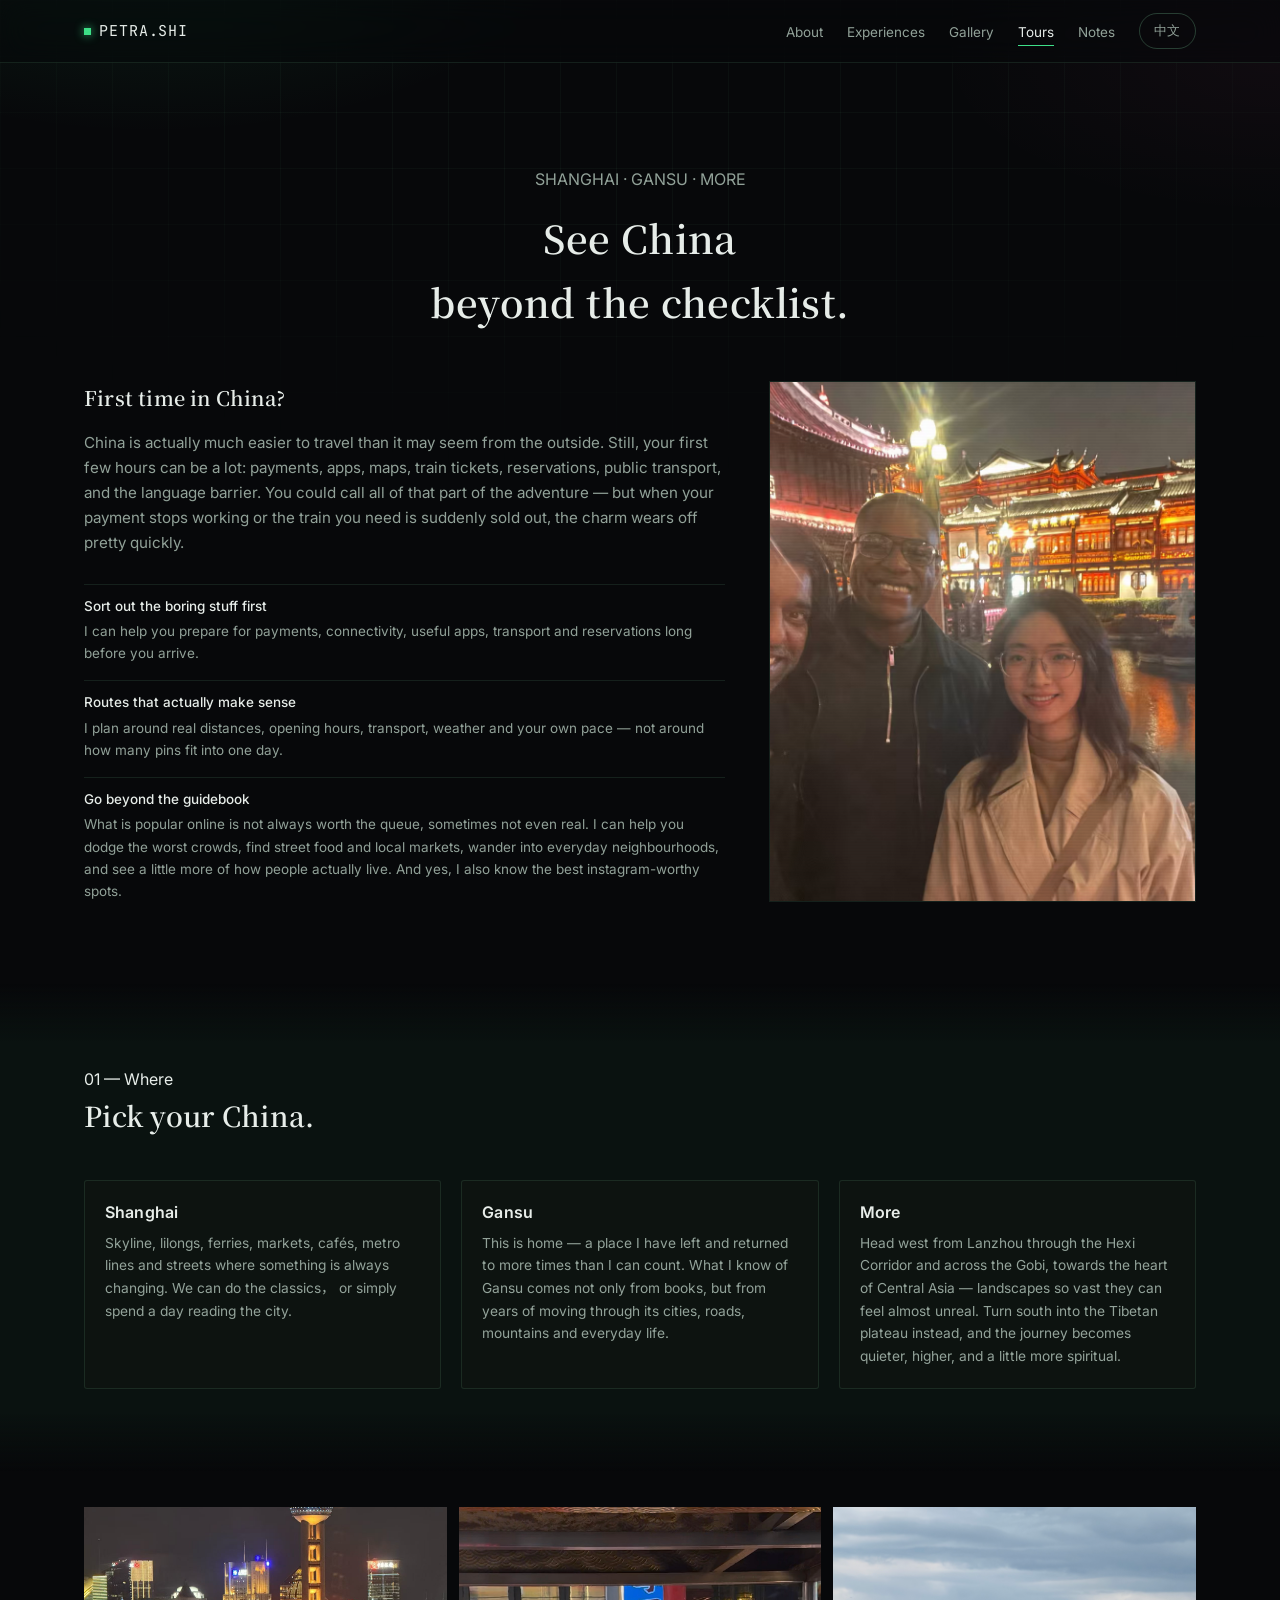
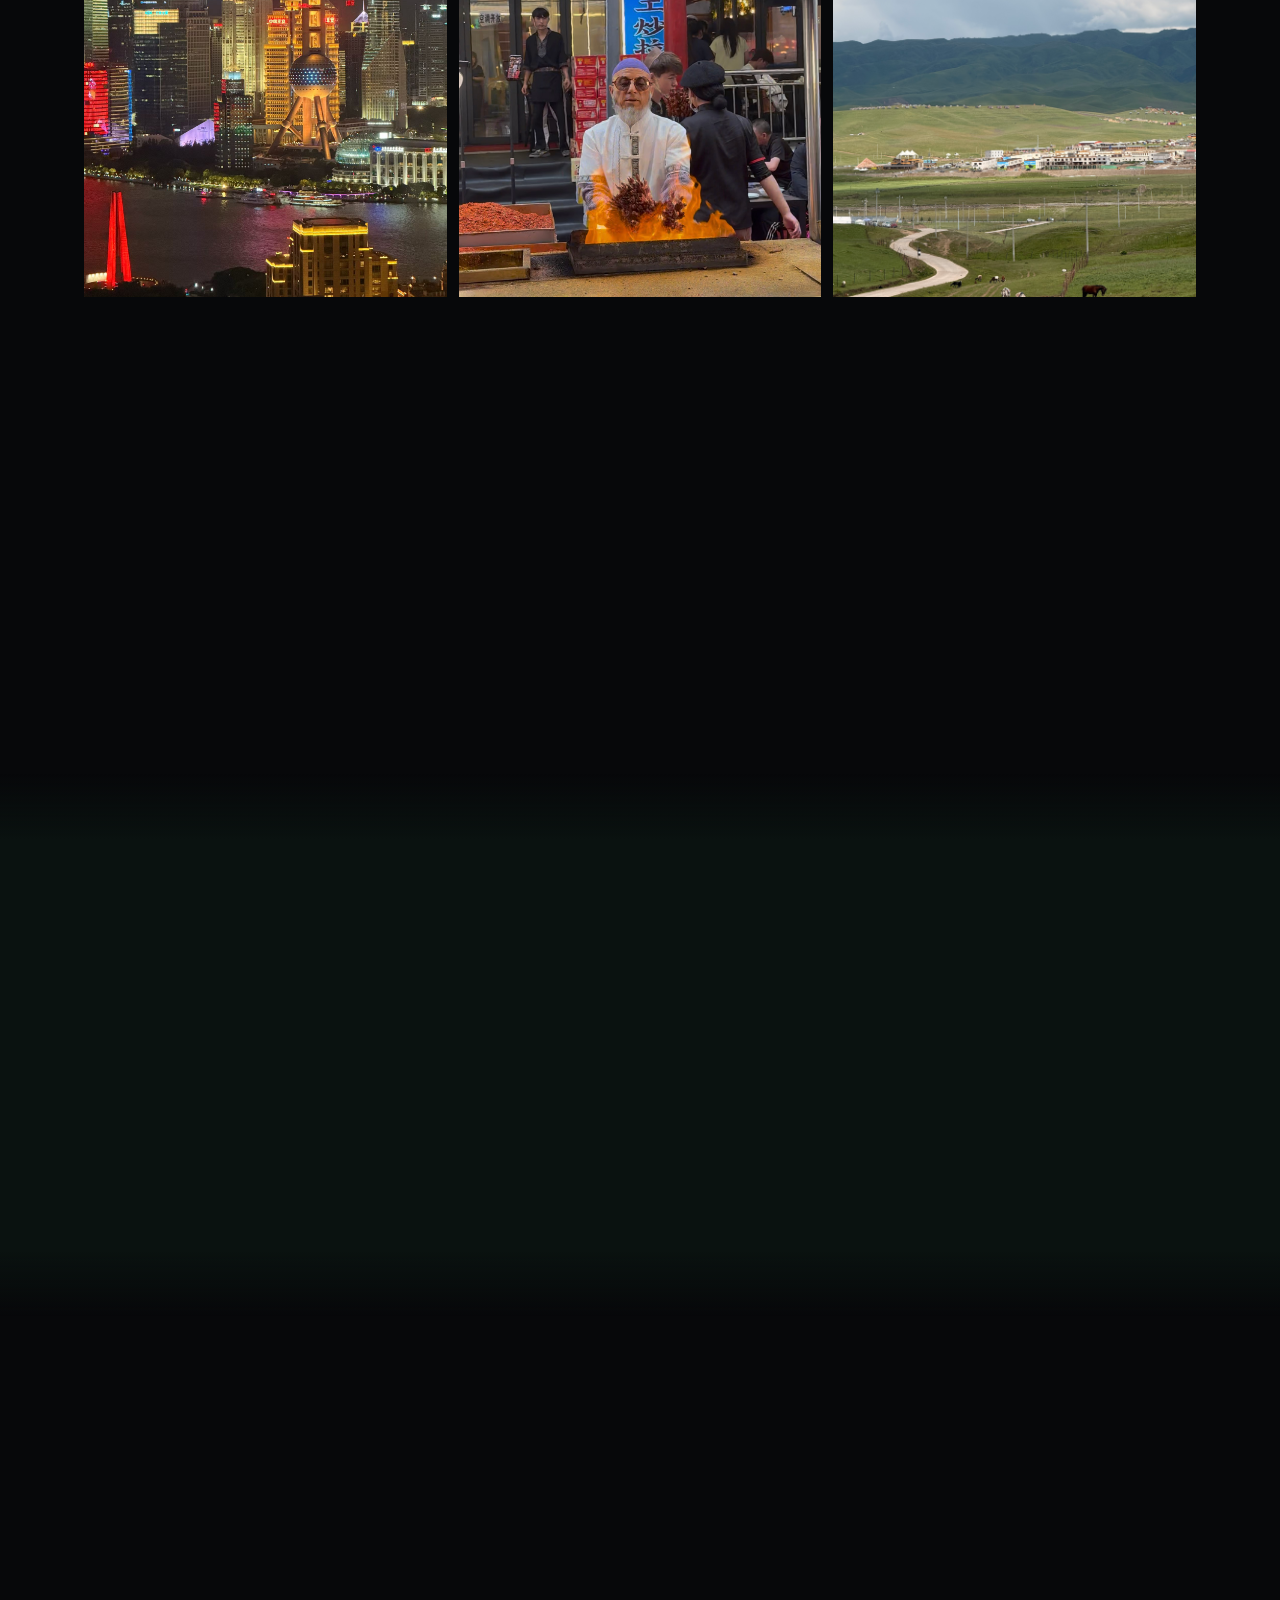
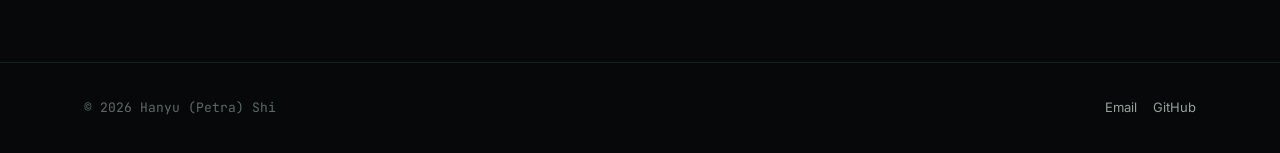
<file: tour.html>
<!DOCTYPE html>
<html lang="en" data-lang="en">
<head>
<meta charset="UTF-8">
<meta name="viewport" content="width=device-width, initial-scale=1">

<link rel="icon" href="assets/images/avatar_128x128.png">

<meta
  name="description"
  content="English-language private tours and trip planning in Shanghai, Gansu and beyond for international visitors to China."
>

<title
  data-en="China Tours — Shanghai, Gansu & More | Hanyu (Petra) Shi"
  data-zh="中国导览 — 上海、甘肃与更多 | 石涵玉"
>
  China Tours — Petra Shi
</title>

<link rel="preconnect" href="https://fonts.googleapis.com">
<link
  href="https://fonts.googleapis.com/css2?family=Inter:wght@400;500;600&family=Noto+Serif+SC:wght@500;600&family=Noto+Sans+SC:wght@400;500&family=JetBrains+Mono:wght@400;500&family=Press+Start+2P&display=swap"
  rel="stylesheet"
>

<link rel="stylesheet" href="css/style.css">
</head>

<body>

<div class="scanlines"></div>


<!-- ═══════════════════════════════
     NAV
════════════════════════════════ -->

<nav class="site-nav">
  <div class="container">

    <a href="index.html" class="brand">
      <span class="dot"></span>PETRA.SHI
    </a>

    <ul class="nav-links">

      <li>
        <a href="index.html#about" lang-en>About</a>
        <a href="index.html#about" lang-zh>关于我</a>
      </li>

      <li>
        <a href="index.html#projects" lang-en>Experiences</a>
        <a href="index.html#projects" lang-zh>在校经历</a>
      </li>

      <li>
        <a href="index.html#map" lang-en>Gallery</a>
        <a href="index.html#map" lang-zh>照片墙</a>
      </li>

      <li>
        <a href="tour.html" class="active" lang-en>Tours</a>
        <a href="tour.html" class="active" lang-zh>导游</a>
      </li>

      <li>
        <a href="notes.html" lang-en>Notes</a>
        <a href="notes.html" lang-zh>笔记</a>
      </li>

      <li>
        <button class="lang-toggle" type="button">中文</button>
      </li>

    </ul>

    <button class="nav-toggle" aria-label="Menu">
      <span></span>
    </button>

  </div>
</nav>


<main>


<!-- ═══════════════════════════════
     HERO
════════════════════════════════ -->

<section class="page-hero" style="padding-bottom:0">
  <div class="container">

    <p lang-en style="margin-bottom:14px">
      SHANGHAI · GANSU · MORE
    </p>

    <p lang-zh style="margin-bottom:14px">
      上海 · 甘肃 · 周边
    </p>

    <h1 lang-en>See China<br>beyond the checklist.</h1>
    <h1 lang-zh>不止打卡。</h1>


  </div>
</section>



<!-- ═══════════════════════════════
     FIRST TIME IN CHINA
════════════════════════════════ -->
<section style="padding-top:48px"> 
 
  <div class="container split" data-reveal
       style="display:grid;grid-template-columns:minmax(0,3fr) minmax(0,2fr);"> 
 
    <div class="copy"> 
 
      <h3 lang-en>First time in China?</h3> 
      <h3 lang-zh>第一次来中国？</h3> 
 
      <p lang-en style="margin-top:16px"> 
        China is actually much easier to travel than it may seem from the outside. 
        Still, your first few hours can be a lot: 
        payments, apps, maps, train tickets, reservations, public transport, 
        and the language barrier. You could call all of that part of the adventure 
        — but when your payment stops working or the train you need is suddenly sold out, 
        the charm wears off pretty quickly.
      </p> 
 
      <p lang-zh style="margin-top:16px"> 
        中国其实比想象中容易旅行，但第一次落地时，支付、App、地图、火车票、预约、公共交通和语言障碍，
        还是很容易让人抓狂。你当然可以说这些小插曲也是旅行体验的一部分。
        但真出问题的时候，实在影响心情。 
      </p> 
 
      <ul class="meta-list" style="margin-top:28px"> 
 
        <li> 
          <b lang-en>Sort out the boring stuff first</b> 
          <b lang-zh>先把麻烦事解决掉</b> 
 
          <span lang-en> 
            I can help you prepare for payments, connectivity, useful apps, 
            transport and reservations long before you arrive. 
          </span> 
 
          <span lang-zh> 
            找个帮手，在出发前一个月就帮你确认支付、网络、常用 App、交通与预约方式，
            免得落地以后才发现寸步难行。
          </span> 
        </li> 
 
        <li> 
          <b lang-en>Routes that actually make sense</b> 
          <b lang-zh>路线首先要走得通</b> 
 
          <span lang-en> 
            I plan around real distances, opening hours, transport, 
            weather and your own pace — not around how many pins fit into one day. 
          </span> 
 
          <span lang-zh> 
            根据真实距离、开放时间、交通、天气和你的旅行节奏规划， 
            而不是一天塞进多少个景点。 
          </span> 
        </li> 
 
        <li> 
          <b lang-en>Go beyond the guidebook</b> 
          <b lang-zh>攻略之外</b> 
 
          <span lang-en> 
            What is popular online is not always worth the queue, sometimes not even real. 
            I can help you dodge the worst crowds, find street food and local markets, 
            wander into everyday neighbourhoods, and see a little more of how people actually live. 
            And yes, I also know the best instagram-worthy spots.
          </span> 
 
          <span lang-zh> 
            网上最热门的不一定最好，甚至不一定是真的；熟悉当地的人可以帮你避开人山人海，
            也带你去吃 street food、逛市场、钻进街头巷尾看看普通人的日常。
            当然，也知道哪些机位最出片。
          </span> 
        </li> 
 
      </ul> 
 
    </div> 
 
    <div class="visual" style="width:100%;height:100%;"> 
      <img 
        src="assets/images/guide2.jpg" 
        alt="Yuyuan Garden, Shanghai"
        style="width:100%;height:100%;object-fit:cover;"
      > 
    </div> 
 
  </div> 
 
</section>



<!-- ═══════════════════════════════
     DESTINATIONS
════════════════════════════════ -->

<section class="section-alt">

  <div class="container">

    <div class="section-head" data-reveal>

      <span class="section-num">
        01 —
        <span lang-en>Where</span>
        <span lang-zh>去哪里</span>
      </span>

      <h2 lang-en>Pick your China.</h2>
      <h2 lang-zh>选择你的中国。</h2>

    </div>



    <div class="card-grid" data-reveal>


      <!-- Shanghai -->
      <div class="proj-card">

        <div class="body">

          <h4 lang-en>Shanghai</h4>
          <h4 lang-zh>上海</h4>

          <p lang-en>
            Skyline, lilongs, ferries, markets, cafés, metro lines and streets
            where something is always changing.
            We can do the classics， or simply spend a day reading the city.
          </p>

          <p lang-zh>
            天际线、里弄、轮渡、市集、咖啡馆、地铁，快节奏的城市。
            可以特种兵式打卡著名景点，也可以慢慢感受老城区每一条街道。
          </p>

        </div>

      </div>



      <!-- Gansu -->
      <div class="proj-card">

        <div class="body">

          <h4 lang-en>Gansu</h4>
          <h4 lang-zh>甘肃</h4>

          <p lang-en>
            This is home — a place I have left and returned to more times than I can count.
            What I know of Gansu comes not only from books, but from years of moving through its cities, roads, mountains and everyday life.
          </p>

          <p lang-zh>
            这是我的家，也是我无数次离开、又无数次回去的地方。
            我对甘肃的了解不只来自书本，也来自这些年真正走过的城市、道路、山河与日常。
          </p>

        </div>

      </div>



      <!-- More -->
      <div class="proj-card">

        <div class="body">

          <h4 lang-en>More</h4>
          <h4 lang-zh>甘肃周边</h4>

          <p lang-en>
            Head west from Lanzhou through the Hexi Corridor and across the Gobi,
            towards the heart of Central Asia — landscapes so vast they can feel almost unreal.
            Turn south into the Tibetan plateau instead, and the journey becomes quieter, higher,
            and a little more spiritual.
          </p>

          <p lang-zh>
            从兰州向西，穿过河西走廊与戈壁滩，走向中亚腹地，
            是近乎不似人间的广袤壮美；向南进入高原藏地，
            山川、寺院与漫长的道路，一场人文与灵性之旅。
          </p>

        </div>

      </div>

      </div>

    </div>

  </div>

</section>



<!-- ═══════════════════════════════
     PHOTO STRIP · 1 × 3
════════════════════════════════ -->

<section style="padding-top:36px;padding-bottom:36px">

  <div class="container" data-reveal>

    <div
      style="
        display:grid;
        grid-template-columns:repeat(3,1fr);
        gap:12px;
      "
    >

      <img
        src="assets/images/shanghai.jpg"
        alt="Shanghai"
        style="
          width:100%;
          height:390px;
          object-fit:cover;
          display:block;
        "
      >

      <img
        src="assets/images/lanzhou.jpg"
        alt="Lanzhou"
        style="
          width:100%;
          height:390px;
          object-fit:cover;
          display:block;
        "
      >

      <img
        src="assets/images/xiahe.jpg"
        alt="Gansu"
        style="
          width:100%;
          height:390px;
          object-fit:cover;
          display:block;
        "
      >

    </div>

  </div>

</section>



<!-- ═══════════════════════════════
     HOW I GUIDE
════════════════════════════════ -->

<section>

  <div class="container">

    <div class="section-head" data-reveal>

      <span class="section-num">
        02 —
        <span lang-en>How</span>
        <span lang-zh>怎么玩</span>
      </span>

      <h2 lang-en>Travel your way.</h2>
      <h2 lang-zh>想怎么走就怎么走。</h2>

    </div>


    <div class="card-grid" data-reveal>


      <div class="proj-card">
        <div class="body">

          <h4 lang-en>Transit Highlights</h4>
          <h4 lang-zh>过境精华游</h4>

          <p lang-en>
            Short on time? A compact route through the essentials, planned around your arrival, departure and pace.
          </p>

          <p lang-zh>
            时间有限，只看最值得看的。根据抵离时间与节奏，安排紧凑但不慌乱的精华路线。
          </p>

        </div>
      </div>


      <div class="proj-card">
        <div class="body">

          <h4 lang-en>Local &amp; Slow</h4>
          <h4 lang-zh>公交深度游</h4>

          <p lang-en>
            Metro, buses and plenty of walking — a lower-cost way to explore neighbourhoods, markets, food and everyday life.
          </p>

          <p lang-zh>
            地铁、公交和步行，用更低的预算走进街区、市集、食物与城市日常。
          </p>

        </div>
      </div>


<div class="proj-card">
  <div class="body">

    <h4 lang-en>Fully Tailored</h4>
    <h4 lang-zh>完全定制</h4>

    <p lang-en>
      You can start planning with me months before your trip, or keep me on hand for remote support along the way — with quick replies whenever you need help.
    </p>

    <p lang-zh>
      你可以在出发前半年就开始咨询！如果你想solo trip，我也可以全程远程在线提供支持。秒回！
    </p>

  </div>
</div>


    </div>

  </div>

</section>



<!-- ═══════════════════════════════
     REVIEWS
════════════════════════════════ -->

<section class="section-alt">

  <div class="container">

    <div class="section-head" data-reveal>

      <span class="section-num">
        03 —
        <span lang-en>Reviews</span>
        <span lang-zh>过往好评</span>
      </span>

      <h2 lang-en>From previous travellers</h2>

    </div>



<div class="review-grid" data-reveal>


  <!-- kT -->
  <div class="review-card">

    <p lang-en>
      “Petra was an awesome guide. She has a wealth of knowledge on history
      and the older buildings. She was a great help before arriving in Shanghai
      and had prompt responses to all queries before and after the meeting.”
    </p>

    <p lang-zh>
      “Petra 是一位非常棒的向导，对历史和老建筑了解很多。
      在我抵达上海之前她就帮了很大的忙，
      无论见面前后，对各种问题的回复都非常及时。”
    </p>

    <div class="review-who">
      <img src="assets/images/kt.jpg" alt="kT">
      <div>
        <b>kT</b>
        <span>Melbourne · Apr 2024</span>
      </div>
    </div>

  </div>


  <!-- Jagadish -->
  <div class="review-card">

    <p lang-en>
      “Apart from taking me around the places in Shanghai, she advised and
      suggested preliminary travel requirements on arrival to China...
      I preferred to take local transport like metro &amp; bus and she
      conveniently helped in hopping on these.
      I would definitely recommend a day outing with Petra.”
    </p>

    <p lang-zh>
      “除了带我游览上海，她还提前告诉了我抵达中国时需要准备的旅行事项。
      我希望尽量乘坐地铁和公交，她也很好地帮我解决了这些出行问题。
      如果你来上海，我非常推荐和 Petra 一起出去走一天。”
    </p>

    <div class="review-who">
      <img src="assets/images/jagadish.jpg" alt="Jagadish">
      <div>
        <b>Jagadish</b>
        <span>Hyderabad · Apr 2024</span>
      </div>
    </div>

  </div>


  <!-- Olesia -->
  <div class="review-card">

    <p lang-en>
      “We had great time together with Petra — she showed us Chinese garden,
      local market and explained a lot about culture, traditions, people…
      She is very positive lady and we had great time together!”
    </p>

    <p lang-zh>
      “我们和 Petra 度过了很愉快的一天——她带我们去了中式园林和本地市集，
      也讲了很多关于文化、传统和当地人的事情。
      和她一起旅行非常开心！”
    </p>

    <div class="review-who">
      <img src="assets/images/olesia.jpg" alt="Olesia Burak">
      <div>
        <b>Olesia</b>
        <span>Budapest · Mar 2024</span>
      </div>
    </div>

  </div>


</div>

    </div>

  </div>

</section>



<!-- ═══════════════════════════════
     BACK SOON
════════════════════════════════ -->

<!-- ═══════════════════════════════
     CONTACT
════════════════════════════════ -->

<!-- ═══════════════════════════════
     CONTACT
════════════════════════════════ -->

<section>

  <div class="container" style="text-align:center;">

    <div
      class="section-head"
      data-reveal
      style="
        width:100%;
        max-width:none;
        margin-left:auto;
        margin-right:auto;
        text-align:center;
        align-items:center;
      "
    >

      <h2
        lang-en
        style="
          display:block;
          width:100%;
          margin-left:auto;
          margin-right:auto;
          text-align:center;
        "
      >
        Contact & Book 
      </h2>

      <h2
        lang-zh
        style="
          display:block;
          width:100%;
          margin-left:auto;
          margin-right:auto;
          text-align:center;
        "
      >
        联系
      </h2>

    </div>

    <div
      class="proj-card"
      data-reveal
      style="
        max-width:520px;
        margin:32px auto 0;
        text-align:center;
      "
    >
      <div class="body" style="text-align:center;">

        <h4 lang-en style="text-align:center;">Back soon.</h4>
        <h4 lang-zh style="text-align:center;">很快回来。</h4>

        <p lang-en style="text-align:center;">
          Tours are currently on pause as I'm abroad.
        </p>

        <p lang-zh style="text-align:center;">
          不知道什么时候重新开始啊。
        </p>

      </div>
    </div>

  </div>

</section>


</main>



<!-- ═══════════════════════════════
     FOOTER
════════════════════════════════ -->

<footer>

  <div class="container">

    <p>
      © <span id="year"></span>
      <span lang-en>Hanyu (Petra) Shi</span>
      <span lang-zh>石涵玉</span>
    </p>

    <div class="socials">

      <a href="mailto:petra.hanyu.shi@outlook.com">Email</a>


      <a
        href="https://github.com/Stiffeel"
        target="_blank"
        rel="noopener"
      >
        GitHub
      </a>

    </div>

  </div>

</footer>


<script>
document.getElementById('year').textContent = new Date().getFullYear();
</script>

<script src="js/main.js"></script>

</body>
</html>
</file>
<file: css/style.css>
/* =========================================================
   Hanyu (Petra) Shi — personal site
   Hand-written, no framework.
   Base: black + deep green. Accents: Y2K chrome / glossy bevels.
   Sharp edges over soft rounded rectangles, on purpose.
   ========================================================= */

:root{
  --bg:            #07080a;
  --bg-soft:       #0a1210;
  --bg-card:       #0d1310;
  --line:          rgba(150,255,190,.10);
  --line-strong:   rgba(150,255,190,.22);
  --text:          #e7ede9;
  --text-dim:      #93a39a;
  --text-faint:    #5c6b62;
  --green-deep:    #123326;
  --accent:        #3ee089;
  --accent-2:      #ff5fb0;      /* Y2K pop accent, used very sparingly */
  --accent-rgb:     62,224,137;
  --chrome:        linear-gradient(180deg,#f4f9f6 0%,#b7c9bf 38%,#eafff2 52%,#7c948a 78%,#dff5e7 100%);
  --radius:        3px;
  --maxw:          1160px;
  --serif:         "Noto Serif SC", "Source Han Serif SC", serif;
  --sans:          "Inter", "Noto Sans SC", "PingFang SC", "Microsoft Yahei", sans-serif;
  --mono:          "JetBrains Mono", "Space Mono", monospace;
  --pixel:         "Press Start 2P", var(--mono);
}

*,*::before,*::after{ box-sizing:border-box; }
html{ scroll-behavior:smooth; }
body{
  margin:0;
  background:var(--bg);
  color:var(--text);
  font-family:var(--sans);
  font-size:16px;
  line-height:1.65;
  -webkit-font-smoothing:antialiased;
  overflow-x:hidden;
}

body::before{
  content:"";
  position:fixed; inset:0;
  z-index:-2;
  background-image:
    linear-gradient(rgba(150,255,190,.035) 1px, transparent 1px),
    linear-gradient(90deg, rgba(150,255,190,.035) 1px, transparent 1px);
  background-size:56px 56px;
  mask-image:radial-gradient(ellipse 80% 60% at 50% 0%, #000 40%, transparent 90%);
}
body::after{
  content:"";
  position:fixed; inset:0;
  z-index:-3;
  background:
    radial-gradient(55% 38% at 12% -8%, rgba(var(--accent-rgb),.10), transparent 60%),
    radial-gradient(45% 30% at 100% 6%, rgba(255,95,176,.04), transparent 60%),
    var(--bg);
}
.scanlines{
  position:fixed; inset:0; z-index:2000; pointer-events:none;
  background:repeating-linear-gradient(0deg, rgba(0,0,0,.09) 0px, rgba(0,0,0,.09) 1px, transparent 2px, transparent 3px);
  opacity:.35; mix-blend-mode:overlay;
}

img{ max-width:100%; display:block; }
a{ color:inherit; text-decoration:none; }
h1,h2,h3,h4,h5{ font-weight:600; letter-spacing:.01em; margin:0; }
p{ margin:0; }
ul{ margin:0; padding:0; list-style:none; }
button{ font:inherit; }

.container{ max-width:var(--maxw); margin:0 auto; padding:0 24px; }

/* pixel-corner tag (8-bit nod) */
.pixel-tag{
  font-family:var(--pixel); font-size:9px; line-height:1;
  padding:6px 8px; display:inline-block;
  background:var(--green-deep); color:var(--accent);
  clip-path:polygon(0 4px,4px 4px,4px 0,calc(100% - 4px) 0,calc(100% - 4px) 4px,100% 4px,100% calc(100% - 4px),calc(100% - 4px) calc(100% - 4px),calc(100% - 4px) 100%,4px 100%,4px calc(100% - 4px),0 calc(100% - 4px));
}

/* ---------- nav ---------- */
.site-nav{
  position:fixed; top:0; left:0; right:0; z-index:100;
  background:rgba(7,8,10,.55);
  backdrop-filter:blur(14px) saturate(140%);
  border-bottom:1px solid var(--line);
}
.site-nav .container{
  display:flex; align-items:center; justify-content:space-between;
  height:62px;
}
.brand{
  font-family:var(--mono); font-size:15px; letter-spacing:.06em;
  color:var(--text); display:flex; align-items:center; gap:8px;
}
.brand .dot{ width:7px; height:7px; background:var(--accent); box-shadow:0 0 10px rgba(var(--accent-rgb),.9); }

.nav-links{ display:flex; align-items:center; gap:24px; }
.nav-links a{
  font-size:13.5px; color:var(--text-dim); position:relative; padding:4px 0;
  transition:color .2s ease;
}
.nav-links a:hover, .nav-links a.active{ color:var(--text); }
.nav-links a::after{
  content:""; position:absolute; left:0; right:100%; bottom:-2px; height:1px;
  background:var(--accent); transition:right .25s ease;
}
.nav-links a:hover::after, .nav-links a.active::after{ right:0; }

.lang-toggle{
  border:1px solid var(--line-strong); background:transparent; color:var(--text-dim);
  border-radius:100px; padding:6px 14px; font-size:13px; cursor:pointer;
  font-family:var(--mono); letter-spacing:.05em;
  transition:border-color .2s ease, color .2s ease, background .2s ease;
}
.lang-toggle:hover{ color:var(--text); border-color:var(--accent); background:rgba(var(--accent-rgb),.08); }

.nav-toggle{
  display:none; background:none; border:none; color:var(--text); cursor:pointer;
  width:36px; height:36px; position:relative;
}
.nav-toggle span, .nav-toggle span::before, .nav-toggle span::after{
  content:""; position:absolute; left:8px; right:8px; height:1.5px; background:var(--text);
  transition:transform .25s ease, opacity .25s ease;
}
.nav-toggle span{ top:17px; }
.nav-toggle span::before{ top:-7px; }
.nav-toggle span::after{ top:7px; }
.nav-toggle.open span{ background:transparent; }
.nav-toggle.open span::before{ transform:translateY(7px) rotate(45deg); }
.nav-toggle.open span::after{ transform:translateY(-7px) rotate(-45deg); }

@media (max-width:900px){
  .nav-links{
    position:fixed; inset:62px 0 0 0; height:calc(100vh - 62px);
    flex-direction:column; justify-content:flex-start; align-items:flex-start;
    padding:32px 24px; gap:20px;
    background:#060706;
    z-index:99;
    transform:translateX(100%); transition:transform .3s ease;
  }
  .nav-links.open{ transform:translateX(0); }
  .nav-links a{ font-size:19px; }
  .nav-toggle{ display:block; }
  .lang-toggle{ order:2; }
}

/* ---------- hero — fills exactly one screen, content centred-lower ---------- */
.hero{
  height:100vh;
  height:100dvh;              /* tracks mobile browser chrome */
  min-height:520px;
  position:relative;
  display:flex;
  align-items:flex-end;        /* content sits low */
  justify-content:center;
  overflow:hidden;
  padding-bottom:22vh;         /* "centred-lower" rather than pinned to floor */
}
.hero-bg{
  position:absolute; inset:0; z-index:0;
  background:url("../assets/images/hero.jpg") center 42% / cover no-repeat;
  transform:scale(1.02);
}
.hero-bg::after{
  content:"";
  position:absolute; inset:0;
  background:
    linear-gradient(180deg, rgba(7,8,10,.72) 0%, rgba(7,8,10,.30) 30%, rgba(7,8,10,.55) 62%, rgba(7,8,10,.94) 100%),
    radial-gradient(60% 42% at 50% 78%, rgba(7,8,10,.62), transparent 70%);
}
.hero .container{ position:relative; z-index:1; width:100%; }
.hero-meta{
  font-family:var(--mono);
  font-size:clamp(13px, 1.5vw, 15px);
  color:var(--text-dim);
  letter-spacing:.04em;
  /* text-align:center; */
}
.hero-meta .row + .row{ margin-top:10px; }
.hero-meta .sep{ margin:0 12px; color:var(--text-faint); }
.hero-meta b{ color:var(--accent); font-weight:500; }
/* 玉汝于成 — same size as the lines above it, sitting underneath */
.hero-meta .mark{
  margin-top:18px;
  font-family:var(--serif);
  color:var(--text);
  letter-spacing:.22em;
  text-indent:.22em;           /* compensates trailing letter-space so it stays optically centred */
}
.hero-scroll-cue{
  position:absolute; left:50%; bottom:26px; transform:translateX(-50%);
  z-index:1; width:1px; height:38px;
  background:linear-gradient(180deg, transparent, var(--accent));
  opacity:.5;
  animation:cue 2.4s ease-in-out infinite;
}
@keyframes cue{ 0%,100%{ opacity:.15; transform:translateX(-50%) scaleY(.6);} 50%{ opacity:.6; transform:translateX(-50%) scaleY(1);} }

/* ---------- buttons ---------- */
.btn{
  display:inline-flex; align-items:center; gap:8px;
  padding:11px 20px; font-size:14px; font-weight:500;
  border:1px solid var(--line-strong); cursor:pointer;
  transition:all .2s ease;
  border-radius:var(--radius);
}
.btn-primary{
  background:#fff; color:#000; border:none; border-radius:100px;
  padding:11px 24px; font-weight:600;
  box-shadow:none;
}
.btn-primary:hover{ background:#fff; color:#000; transform:translateY(-1px); }
.btn-ghost{ color:#000; background:transparent; }
.btn-ghost:hover{ border-color:var(--accent); color:var(--accent); }

/* ---------- section shell ---------- */
section{ padding:82px 0; position:relative; }
/* keep anchor jumps clear of the fixed nav */
section[id]{ scroll-margin-top:62px; }
.hero{ scroll-margin-top:0; }
.section-head{ margin-bottom:42px; max-width:720px; }
/* single numbered heading — no separate big title */
.section-head h2{
  font-size:clamp(1.3rem, 2.4vw, 1.72rem);
  font-family:var(--serif); font-weight:600;
  display:flex; align-items:baseline; gap:14px; flex-wrap:wrap;
}
.section-head h2 .num{
  font-family:var(--mono); font-size:.62em; color:var(--accent);
  letter-spacing:.1em; font-weight:400;
}
.section-head p{ margin-top:12px; color:var(--text-dim); font-size:.92rem; }
.section-alt{ background:linear-gradient(180deg, transparent, var(--bg-soft) 12%, var(--bg-soft) 88%, transparent); }

.holo-rule{
  height:1px; border:none; margin:0;
  background:linear-gradient(90deg, transparent, var(--accent), var(--accent-2), var(--accent), transparent);
  opacity:.45;
}

/* HUD frame corners */
.frame{
  position:relative;
  border:1px solid var(--line);
  background:var(--bg-card);
  border-radius:var(--radius);
}
.frame::before,.frame::after{
  content:""; position:absolute; width:10px; height:10px; pointer-events:none;
  border-color:var(--accent); opacity:.55;
}
.frame::before{ top:-1px; left:-1px; border-top:1px solid; border-left:1px solid; }
.frame::after{ bottom:-1px; right:-1px; border-bottom:1px solid; border-right:1px solid; }

/* ---------- about — portrait + one paragraph, nothing else ---------- */
.about-section{ padding:70px 0; }
.about-grid{
  display:grid; grid-template-columns:200px 1fr; gap:44px; align-items:center;
}
.about-portrait{
  overflow:hidden; position:relative; aspect-ratio:4/3;
  border:1px solid var(--line-strong);
}
.about-portrait img{ width:100%; height:100%; object-fit:cover; filter:saturate(.92) contrast(1.04); }
.about-copy h3{ font-size:1.35rem; font-family:var(--serif); margin-bottom:4px; }
.about-copy .sub{ color:var(--text-faint); font-family:var(--mono); font-size:12px; margin-bottom:18px; display:block; }
.about-copy p{ color:var(--text-dim); font-size:.95rem; max-width:90ch; }

@media (max-width:860px){
  .about-grid{ grid-template-columns:1fr; gap:24px; }
  .about-portrait{ max-width:180px; margin:0 auto; }
  .about-copy{ text-align:center; }
  .about-copy p{ text-align:left; }
}

/* ---------- marquee strip ---------- */
.marquee{
  overflow:hidden; border-top:1px solid var(--line); border-bottom:1px solid var(--line);
  padding:15px 0; white-space:nowrap;
}
.marquee-track{ display:inline-flex; gap:2.5rem; animation:marquee 30s linear infinite; }
.marquee-track span{ font-family:var(--mono); font-size:13px; color:var(--text-faint); letter-spacing:.06em; }
.marquee-track span b{ color:var(--accent); font-weight:500; }
@keyframes marquee{ from{ transform:translateX(0);} to{ transform:translateX(-50%);} }

/* ---------- ❤ module — compact in-page entries ---------- */
.love-grid{ display:grid; grid-template-columns:repeat(2,1fr); gap:14px; }
.love-card{
  border:1px solid var(--line); background:var(--bg-card); border-radius:var(--radius);
  padding:16px 20px; position:relative; display:flex; align-items:center; gap:14px;
  transition:border-color .2s ease, transform .2s ease, background .2s ease;
}
.love-card:hover{ border-color:var(--accent); transform:translateX(3px); background:#0f1a14; }
.love-card .heart{
  font-size:15px; display:flex; align-items:center; justify-content:center;
  width:32px; height:32px; border-radius:50%; flex-shrink:0;
  background:radial-gradient(circle at 35% 30%, rgba(255,255,255,.18), rgba(var(--accent-rgb),.14) 60%, transparent 100%);
  border:1px solid var(--line-strong);
}
.love-card h4{ font-size:.95rem; font-weight:600; }
.love-card .go{
  margin-left:auto; font-family:var(--mono); font-size:11px; color:var(--text-faint);
  letter-spacing:.08em; transition:color .2s ease;
}
.love-card:hover .go{ color:var(--accent); }
@media (max-width:700px){ .love-grid{ grid-template-columns:1fr; } }

/* ---------- timeline (projects & internships) ---------- */
.timeline{ position:relative; }
.tl-item{
  display:grid; grid-template-columns:92px 1fr; align-items:stretch;
  position:relative;
}
.tl-item + .tl-item{ margin-top:18px; }
/* the vertical axis */
.tl-item::before{
  content:""; position:absolute; left:91px; top:-18px; bottom:-18px; width:1px;
  background:var(--line-strong);
}
.tl-item:first-child::before{ top:50%; }
.tl-item:last-child::before{ bottom:50%; }
.tl-date{
  font-family:var(--mono); font-size:11.5px; color:var(--accent);
  letter-spacing:.06em; text-align:right; padding-right:22px;
  display:flex; align-items:center; justify-content:flex-end;
  position:relative;
}
/* node dot on the axis */
.tl-date::after{
  content:""; position:absolute; right:-4px; top:50%; transform:translateY(-50%);
  width:9px; height:9px; background:var(--bg); border:1px solid var(--accent);
  border-radius:50%; z-index:1;
}
.tl-item:hover .tl-date::after{ background:var(--accent); box-shadow:0 0 10px rgba(var(--accent-rgb),.8); }

.tl-card{
  margin-left:24px;
  aspect-ratio:5 / 1;                 /* width : height = 5:1 as specified */
  display:flex; align-items:stretch; overflow:hidden;
  background:var(--bg-card); border:1px solid var(--line); border-radius:var(--radius);
  transition:border-color .25s ease, transform .25s ease;
}
.tl-item:hover .tl-card{ border-color:var(--accent); transform:translateX(3px); }
.tl-body{
  flex:1; min-width:0;
  padding:10px 22px;
  display:flex; flex-direction:column; justify-content:center; gap:5px;
}
.tl-kind{
  font-family:var(--mono); font-size:10px; color:var(--text-faint);
  letter-spacing:.1em; text-transform:uppercase;
}
.tl-body h4{ font-size:1.02rem; font-weight:600; }
.tl-body p{
  color:var(--text-dim); font-size:.86rem; line-height:1.5;
  display:-webkit-box; -webkit-line-clamp:4; -webkit-box-orient:vertical; overflow:hidden;
}
.tl-photo{
  height:100%; aspect-ratio:4 / 3;    /* photo is 4:3, full card height */
  flex-shrink:0; overflow:hidden; border-left:1px solid var(--line);
}
.tl-photo img{ width:100%; height:100%; object-fit:cover; transition:transform .5s ease; }
.tl-item:hover .tl-photo img{ transform:scale(1.05); }

@media (max-width:860px){
  .tl-item{ grid-template-columns:1fr; }
  .tl-item::before{ left:4px; }
  .tl-date{
    text-align:left; justify-content:flex-start; padding:0 0 8px 24px;
  }
  .tl-date::after{ right:auto; left:0; top:6px; transform:none; }
  .tl-card{
    margin-left:24px; aspect-ratio:auto; flex-direction:column-reverse;
  }
  .tl-photo{ height:auto; width:100%; aspect-ratio:16/9; border-left:none; border-bottom:1px solid var(--line); }
  .tl-body p{ -webkit-line-clamp:8; }
}

/* ---------- map photo wall ---------- */
.map-block{ margin-bottom:56px; }
.map-block:last-child{ margin-bottom:0; }
.map-label{
  font-family:var(--mono); font-size:12px; color:var(--text-faint); letter-spacing:.1em;
  text-transform:uppercase; margin-bottom:14px; display:flex; align-items:center; gap:10px;
}
.map-label::after{ content:""; flex:1; height:1px; background:var(--line); }
.map-frame{
  border:1px solid var(--line);
  background:radial-gradient(ellipse 70% 60% at 50% 20%, rgba(var(--accent-rgb),.06), transparent), var(--bg-card);
  position:relative; overflow:hidden;
}
.map-frame svg{ width:100%; height:auto; display:block; }
.map-land, .map-province{ fill:#101c16; stroke:rgba(150,255,190,.18); stroke-width:1; transition:fill .2s ease; }
.map-province.highlight{ fill:#173d2c; }

.map-pin{ cursor:pointer; }
.map-pin circle.pulse{
  fill:none; stroke:var(--accent); stroke-width:1.4; opacity:0;
  transform-origin:center; transform-box:fill-box;
  animation:pin-pulse 2.6s ease-out infinite;
}
.map-pin circle.dot{ fill:var(--accent); filter:drop-shadow(0 0 4px rgba(var(--accent-rgb),.9)); }
/* Special cities: red by default */
.map-pin[data-city="delft"] circle.dot,
.map-pin[data-city="lanzhou"] circle.dot,
.map-pin[data-city="xiahe"] circle.dot,
.map-pin[data-city="shanghai"] circle.dot{
  fill:#ff4d5f;
}

/* White when hovering */
.map-pin[data-city="delft"]:hover circle.dot,
.map-pin[data-city="lanzhou"]:hover circle.dot,
.map-pin[data-city="xiahe"]:hover circle.dot,
.map-pin[data-city="shanghai"]:hover circle.dot{
  fill:#fff;
}

.map-pin:hover circle.dot{ fill:#fff; }
.map-pin text{
  font-family:var(--mono); font-size:11px; fill:var(--text-dim); letter-spacing:.02em;
  pointer-events:none; transition:fill .2s ease;
}
.map-pin:hover text{ fill:var(--text); }
@keyframes pin-pulse{ 0%{ r:5; opacity:.7; } 100%{ r:16; opacity:0; } }

/* ---------- floating horizontal photo carousel ---------- */
.carousel-overlay{
  position:fixed; inset:0; z-index:1000;
  background:rgba(4,6,5,.985); backdrop-filter:blur(12px);
  opacity:0; pointer-events:none; transition:opacity .3s ease;
}
.carousel-overlay.open{ opacity:1; pointer-events:auto; }
.carousel-head{
  position:absolute; top:0; left:0; right:0; padding:22px 28px;
  display:flex; align-items:center; justify-content:space-between; z-index:3;
}
.carousel-title{
  font-family:var(--mono); font-size:13px; color:var(--text-dim);
  letter-spacing:.1em; text-transform:uppercase;
}
.carousel-title b{ color:var(--accent); font-weight:500; }
.carousel-close{
  color:var(--text); font-size:22px; cursor:pointer; line-height:1;
  border:1px solid var(--line-strong); width:40px; height:40px;
  display:flex; align-items:center; justify-content:center; background:transparent;
}
.carousel-close:hover{ border-color:var(--accent); color:var(--accent); }

.carousel-viewport{
  position:absolute; inset:0;
  display:flex; align-items:center;
  overflow-x:auto; overflow-y:hidden;
  scroll-snap-type:x mandatory;
  scrollbar-width:none;
  cursor:grab;
}
.carousel-viewport::-webkit-scrollbar{ display:none; }
.carousel-viewport.dragging{ cursor:grabbing; scroll-snap-type:none; }
.carousel-track{ display:flex; align-items:center; gap:34px; }
.carousel-item{
  flex:0 0 auto; scroll-snap-align:center;
  height:min(54vh, 440px);
  transform-origin:center center;
  will-change:transform, opacity;
}
.carousel-item img{
  height:100%; width:auto; max-width:min(46vw, 620px);
  object-fit:cover;
  border:1px solid rgba(150,255,190,.14);
  box-shadow:0 18px 50px rgba(0,0,0,.6);
  pointer-events:none; user-select:none;
}
.carousel-item.is-active img{
  border-color:rgba(var(--accent-rgb),.4);
  box-shadow:0 18px 60px rgba(0,0,0,.7), 0 0 44px rgba(var(--accent-rgb),.12);
}
.carousel-nav{
  position:absolute; top:50%; transform:translateY(-50%); z-index:3;
  width:46px; height:46px; background:rgba(7,8,10,.6); color:var(--text);
  border:1px solid var(--line-strong); cursor:pointer;
  display:flex; align-items:center; justify-content:center; font-size:18px;
  transition:all .2s ease;
}
.carousel-nav:hover{ border-color:var(--accent); color:var(--accent); background:rgba(7,8,10,.9); }
.carousel-nav.prev{ left:24px; }
.carousel-nav.next{ right:24px; }
.carousel-count{
  position:absolute; bottom:26px; left:50%; transform:translateX(-50%); z-index:3;
  font-family:var(--mono); font-size:12px; color:var(--text-faint); letter-spacing:.12em;
}
.carousel-count b{ color:var(--accent); font-weight:400; }
@media (max-width:700px){
  .carousel-item{ height:min(52vh, 420px); }
  .carousel-track{ gap:20px; }
  .carousel-nav{ display:none; }
}

/* ---------- tour section (homepage) ---------- */
.split{
  display:grid; grid-template-columns:1fr 2fr; gap:44px; align-items:center;
}
.split .visual{ overflow:hidden; border:1px solid var(--line); aspect-ratio:5/3; }
.split .visual img{ width:100%; height:100%; object-fit:cover; }
.split .copy p{ color:var(--text-dim); font-size:.95rem; margin-bottom:22px; max-width:70ch; }
.split .copy h3{ font-family:var(--serif); font-size:1.25rem; margin-bottom:12px; }
.split .status-line{
  font-family:var(--mono); font-size:11px; color:var(--text-faint);
  letter-spacing:.08em; text-transform:uppercase; margin-bottom:14px;
}
@media (max-width:860px){ .split{ grid-template-columns:1fr; gap:26px; } }

/* ---------- blog cards ---------- */
.blog-list{ display:flex; flex-direction:column; gap:18px; }
.blog-card{
  border:1px solid var(--line); border-radius:var(--radius); background:var(--bg-card);
  padding:20px 22px; display:grid; grid-template-columns:auto 1fr; gap:20px;
  transition:border-color .2s ease;
}
.blog-card:hover{ border-color:var(--accent); }
.blog-card .cover{ width:150px; height:104px; overflow:hidden; border:1px solid var(--line); }
.blog-card .cover img{ width:100%; height:100%; object-fit:cover; }
.blog-card .meta{ font-family:var(--mono); font-size:11px; color:var(--text-faint); letter-spacing:.05em; margin-bottom:6px; }
.blog-card h4{ font-size:1rem; margin-bottom:8px; }
.blog-card h4 a{ color:var(--text); }
.blog-card h4 a:hover{ color:var(--accent); }
.blog-card .preview{ color:var(--text-dim); font-size:.87rem; line-height:1.6; }
.blog-card .preview p{ margin-bottom:8px; }
.blog-card .preview p:last-child{ margin-bottom:0; }
.blog-card .preview code{ background:var(--green-deep); padding:1px 5px; font-family:var(--mono); font-size:.85em; }
.blog-card .preview strong{ color:var(--text); }
.blog-card .preview em{ color:var(--text); }
.blog-card .preview a{ color:var(--accent); text-decoration:underline; }
.blog-card .preview img{ margin:8px 0; max-height:200px; object-fit:cover; border:1px solid var(--line); }
.blog-card .tags{ margin-top:10px; display:flex; gap:8px; flex-wrap:wrap; }
.blog-more{ margin-top:26px; text-align:center; }
@media (max-width:640px){
  .blog-card{ grid-template-columns:1fr; }
  .blog-card .cover{ width:100%; height:170px; }
}

/* ---------- language page banner ---------- */
.yulengua-banner{
  border:1px solid var(--line-strong); border-radius:var(--radius);
  padding:24px 26px; display:flex; align-items:center; justify-content:space-between;
  gap:20px; flex-wrap:wrap; margin-bottom:52px;
  background:linear-gradient(135deg, rgba(var(--accent-rgb),.08), transparent 60%), var(--bg-card);
  transition:border-color .2s ease;
}
.yulengua-banner:hover{ border-color:var(--accent); }
.yulengua-banner .name{ font-family:var(--serif); font-size:1.2rem; }
.yulengua-banner .desc{ color:var(--text-dim); font-size:.88rem; margin-top:4px; }

/* ---------- generic cards (tour subpage) ---------- */
.card-grid{ display:grid; grid-template-columns:repeat(3,1fr); gap:20px; }
.proj-card{
  background:var(--bg-card); border:1px solid var(--line); border-radius:var(--radius);
  overflow:hidden; transition:border-color .25s ease, transform .25s ease;
  display:flex; flex-direction:column;
}
.proj-card:hover{ border-color:var(--accent); transform:translateY(-3px); }
.proj-card .body{ padding:18px 20px 20px; display:flex; flex-direction:column; flex:1; }
.proj-card h4{ font-size:1rem; margin-bottom:6px; font-weight:600; }
.proj-card p{ color:var(--text-dim); font-size:.86rem; }
@media (max-width:860px){ .card-grid{ grid-template-columns:1fr; } }

/* ---------- footer ---------- */
footer{ border-top:1px solid var(--line); padding:34px 0; }
footer .container{ display:flex; justify-content:space-between; align-items:center; flex-wrap:wrap; gap:12px; }
footer p{ color:var(--text-faint); font-size:13px; font-family:var(--mono); }
footer .socials{ display:flex; gap:16px; }
footer .socials a{ color:var(--text-dim); font-size:13px; }
footer .socials a:hover{ color:var(--accent); }

/* ---------- reveal-on-scroll ---------- */
[data-reveal]{ opacity:0; transform:translateY(18px); transition:opacity .7s ease, transform .7s ease; }
[data-reveal].in{ opacity:1; transform:none; }

/* ---------- sub-page header ---------- */
.page-hero{ padding:150px 0 50px; text-align:center; }
.page-hero h1{ font-family:var(--serif); font-size:clamp(1.7rem,4vw,2.4rem); max-width:22ch; margin:0 auto; }
.page-hero p{ color:var(--text-dim); max-width:60ch; margin:16px auto 0; }

/* ---------- form ---------- */
.form-grid{ display:grid; grid-template-columns:1fr 1fr; gap:16px; max-width:720px; margin:0 auto; }
.form-grid .full{ grid-column:1 / -1; }
.form-grid input, .form-grid textarea{
  width:100%; background:var(--bg-card); border:1px solid var(--line-strong); color:var(--text);
  border-radius:var(--radius); padding:13px 16px; font-family:var(--sans); font-size:14px;
}
.form-grid textarea{ min-height:120px; resize:vertical; }
.form-grid input:focus, .form-grid textarea:focus{ outline:none; border-color:var(--accent); }
.form-grid input::placeholder, .form-grid textarea::placeholder{ color:var(--text-faint); }
.form-actions{ grid-column:1 / -1; text-align:center; margin-top:6px; }

/* ---------- notice ---------- */
.notice{
  border:1px dashed var(--line-strong); border-radius:var(--radius);
  padding:16px 20px; color:var(--text-dim); font-size:.9rem; text-align:center;
  max-width:720px; margin:0 auto 32px;
}
.notice b{ color:var(--accent); }
.notice code{ background:var(--green-deep); padding:1px 5px; font-family:var(--mono); font-size:.9em; }

/* ---------- reviews ---------- */
.review-grid{ display:grid; grid-template-columns:repeat(3,1fr); gap:20px; }
.review-card{ border:1px solid var(--line); border-radius:var(--radius); padding:22px; background:var(--bg-card); }
.review-card p{ color:var(--text-dim); font-size:.9rem; margin-bottom:16px; }
.review-who{ display:flex; align-items:center; gap:12px; }
.review-who img{ width:36px; height:36px; object-fit:cover; }
.review-who b{ font-size:.9rem; font-weight:500; }
@media (max-width:860px){ .review-grid{ grid-template-columns:1fr; } }

/* ---------- meta list (tour subpage) ---------- */
.meta-list{ display:grid; gap:16px; }
.meta-list li{ font-size:13.5px; color:var(--text-dim); border-top:1px solid var(--line); padding-top:10px; }
.meta-list li b{ display:block; color:var(--text); font-weight:500; margin-bottom:3px; }

/* i18n visibility */
html[data-lang="en"] [lang-zh]{ display:none !important; }
html[data-lang="zh"] [lang-en]{ display:none !important; }

::selection{ background:rgba(var(--accent-rgb),.35); color:#fff; }

::-webkit-scrollbar{ width:10px; }
::-webkit-scrollbar-track{ background:var(--bg); }
::-webkit-scrollbar-thumb{ background:#1c2b23; }
</file>
